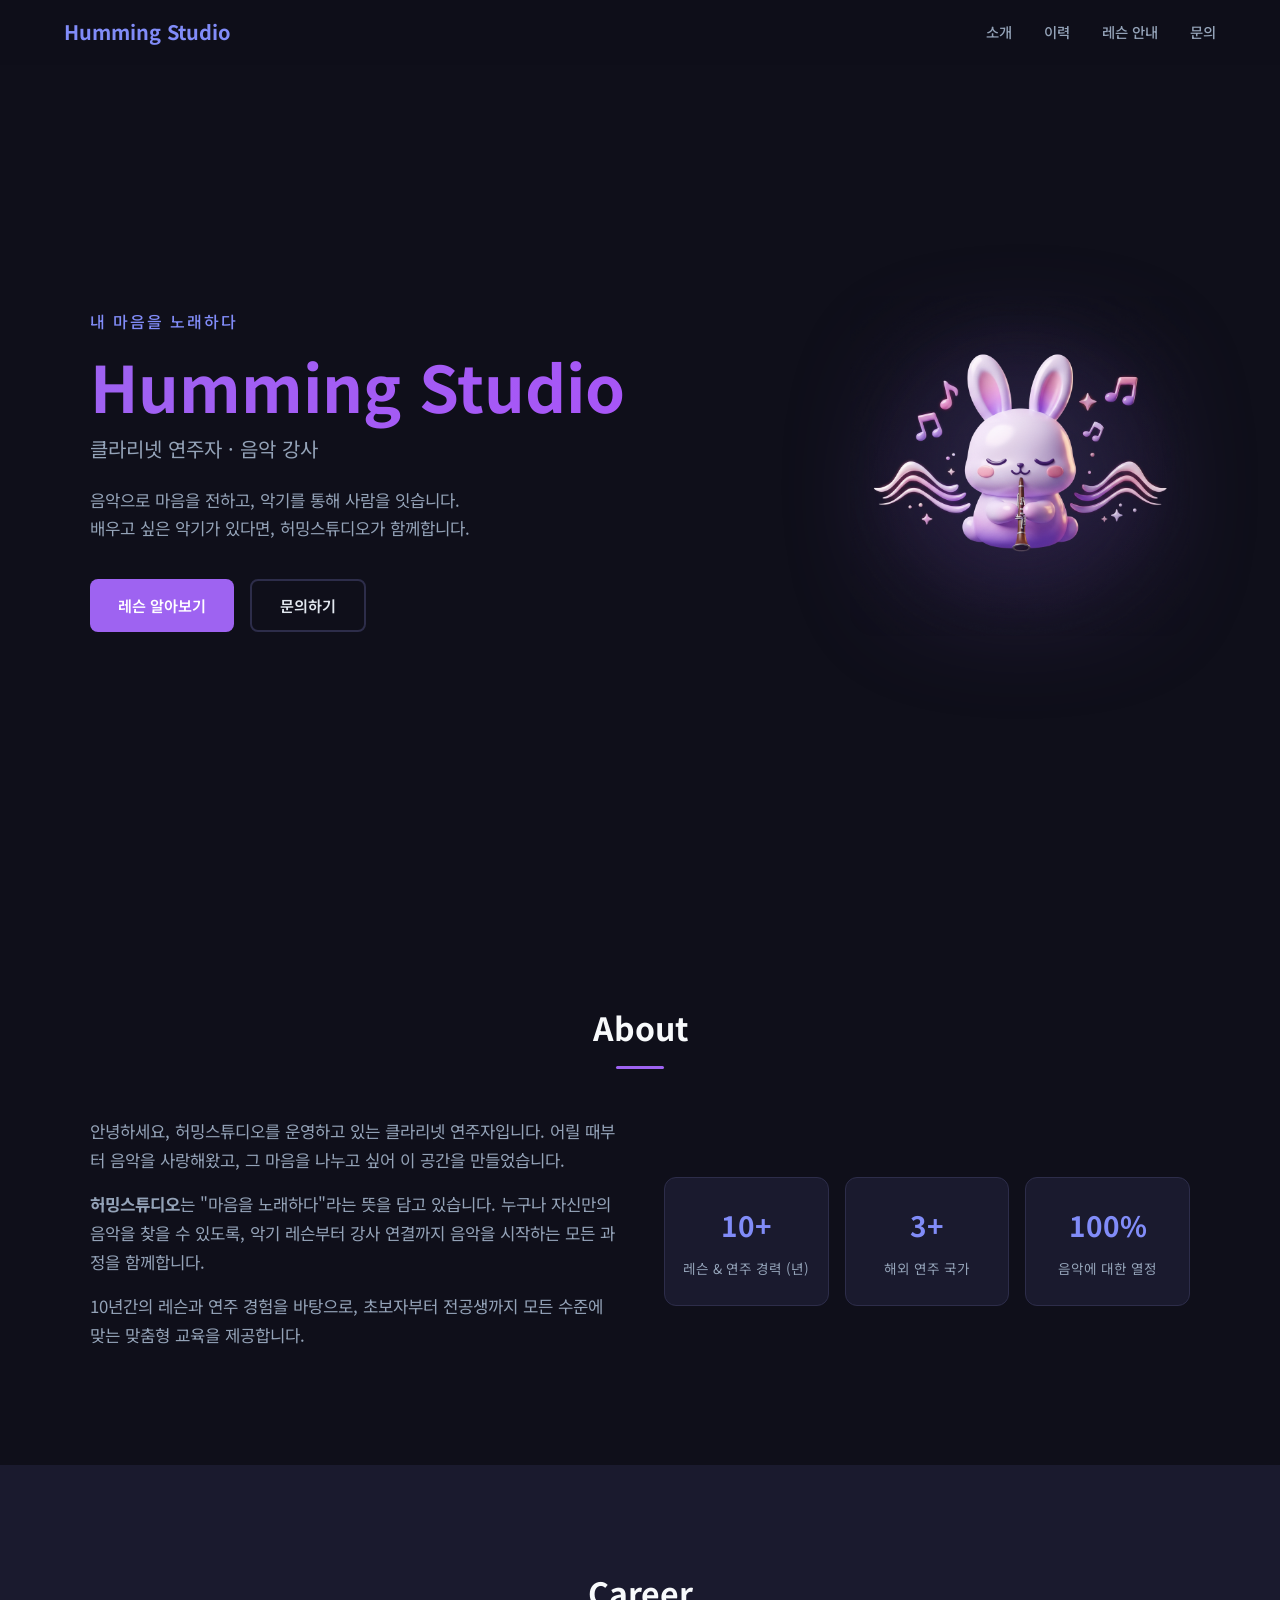
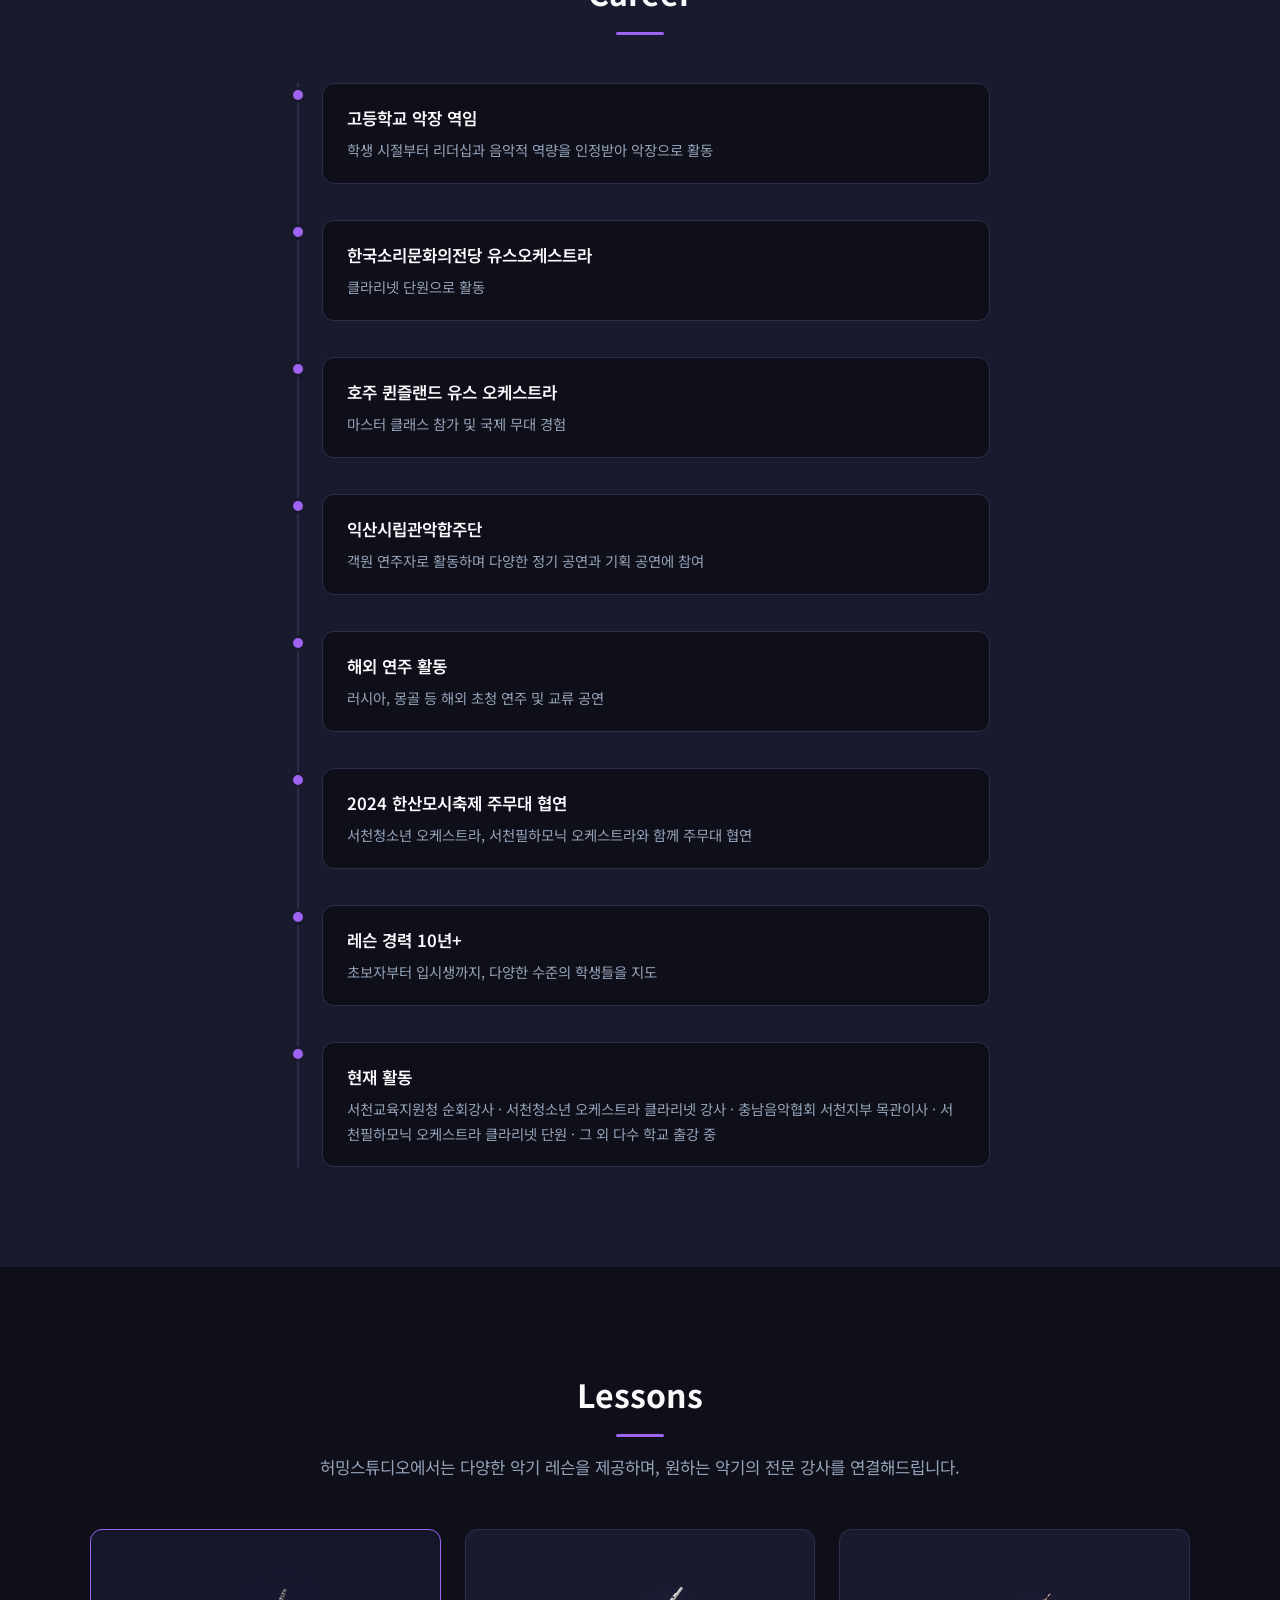
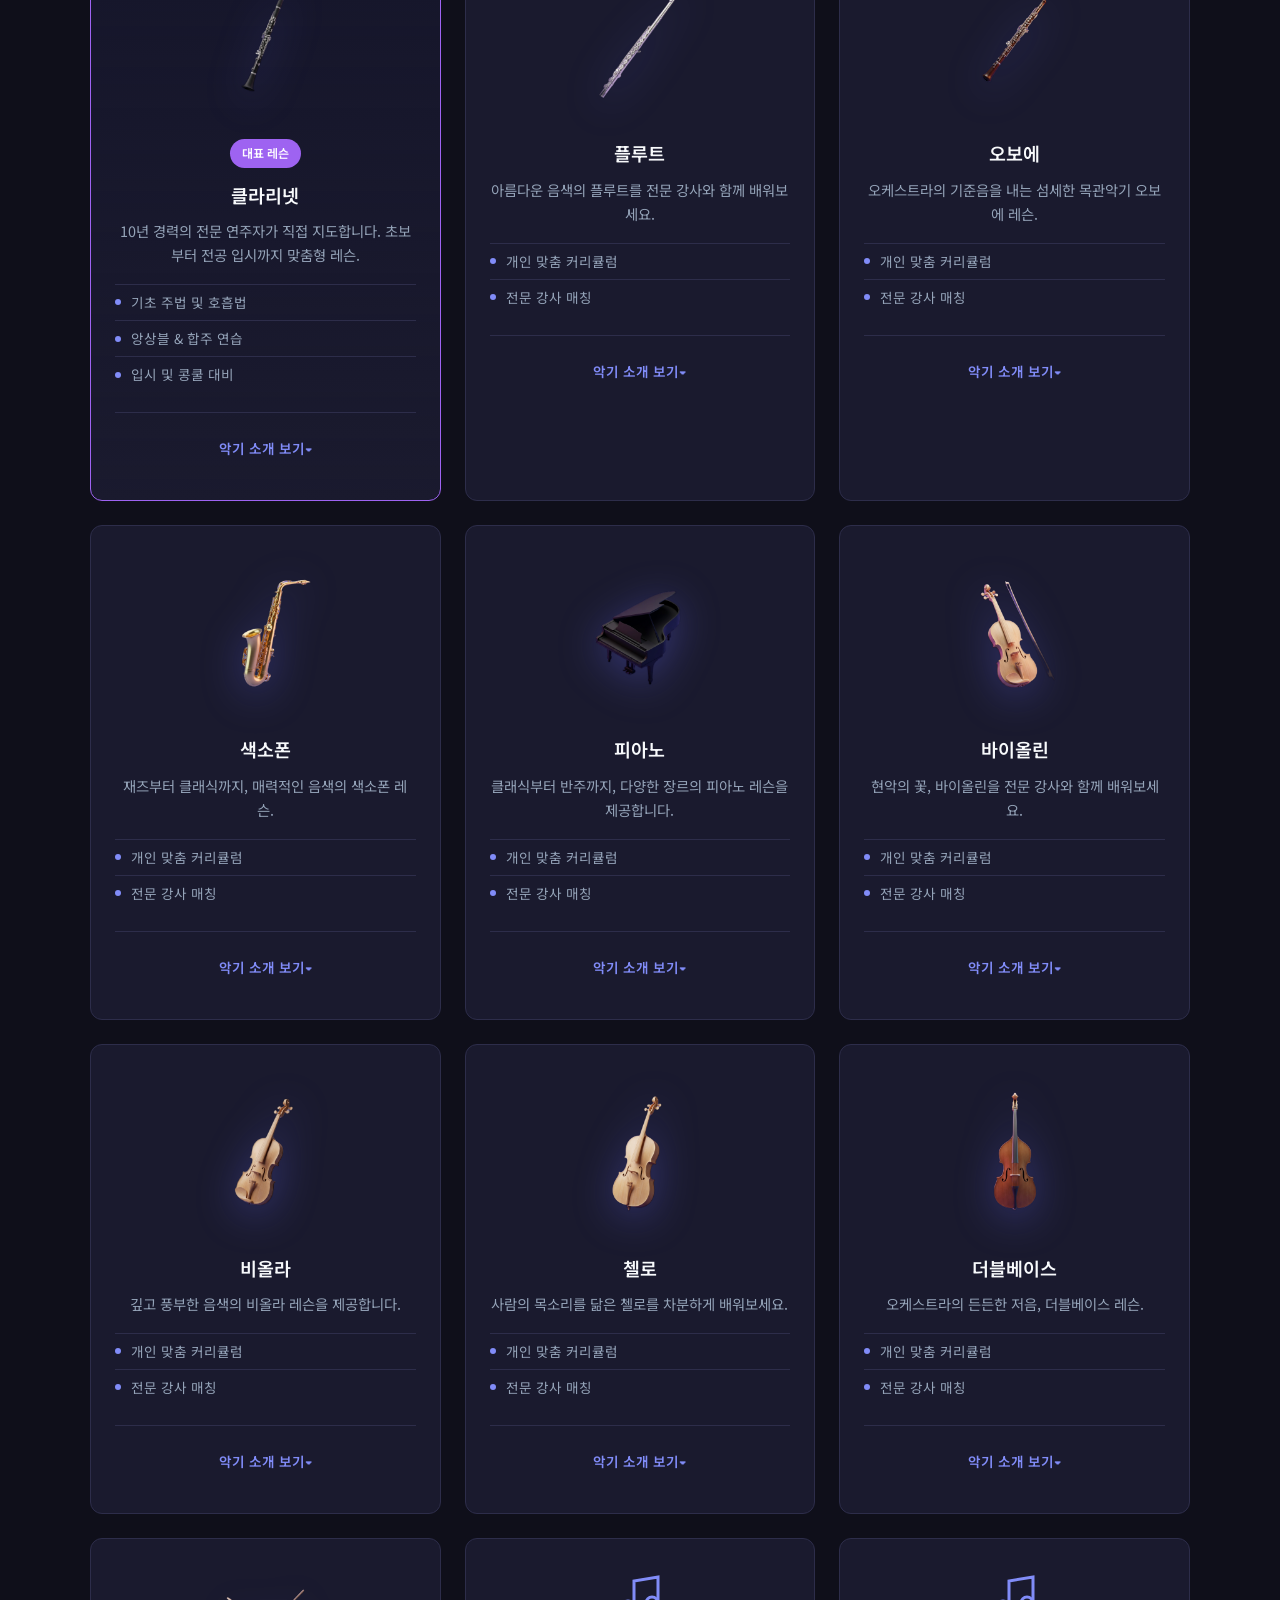
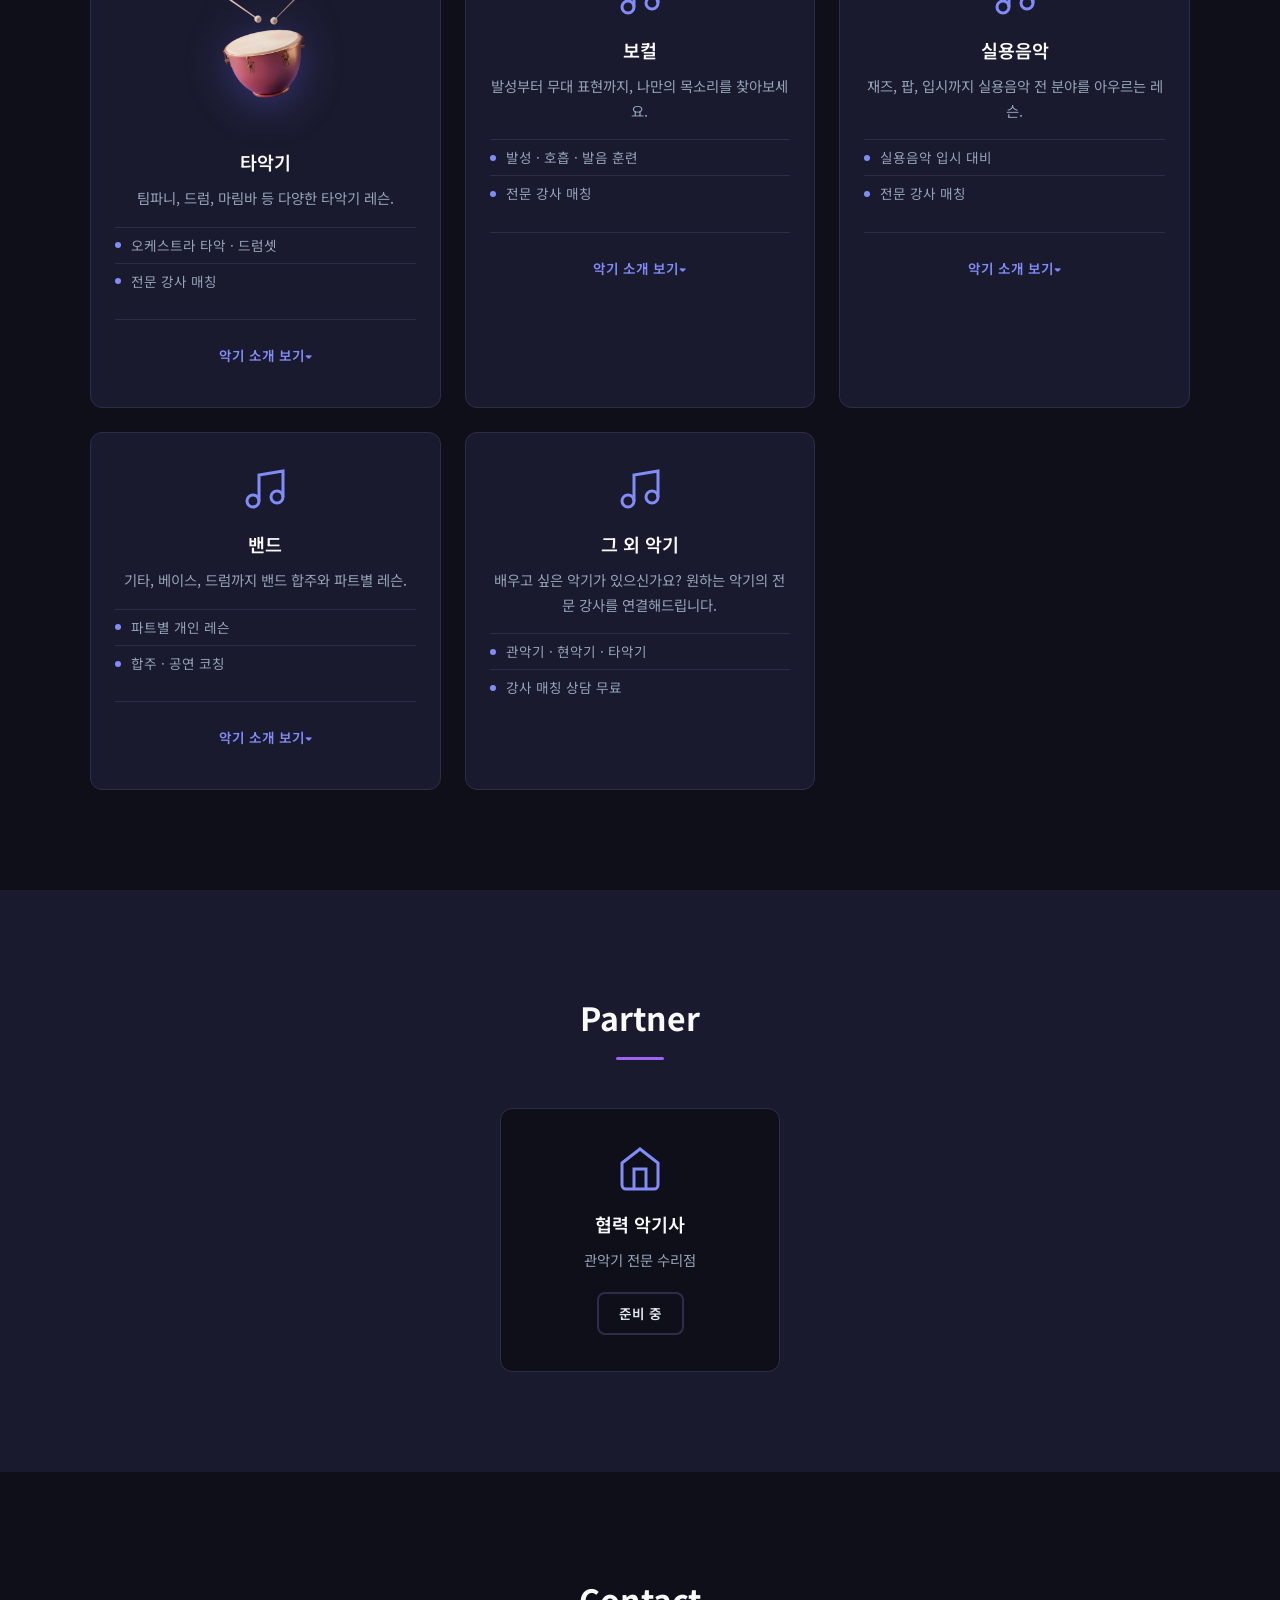
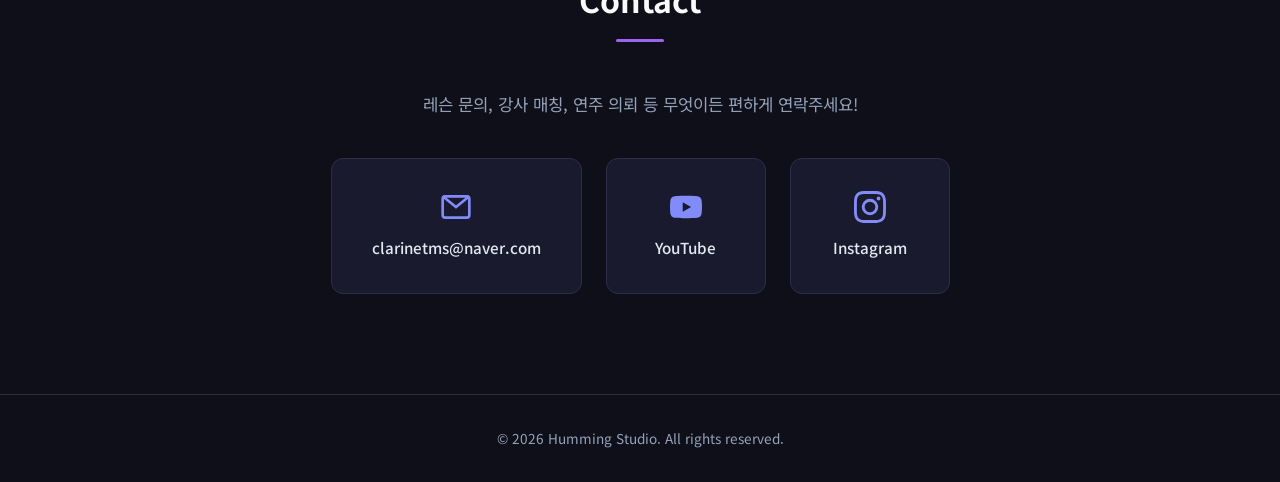
<file: index.html>
<!DOCTYPE html>
<html lang="ko">
<head>
  <meta charset="UTF-8">
  <meta name="viewport" content="width=device-width, initial-scale=1.0">
  <title>Humming Studio | 마음을 노래하다</title>
  <link rel="stylesheet" href="style.css">
  <link rel="preconnect" href="https://fonts.googleapis.com">
  <link rel="preconnect" href="https://fonts.gstatic.com" crossorigin>
  <link href="https://fonts.googleapis.com/css2?family=Inter:wght@300;400;500;600;700&family=Noto+Sans+KR:wght@300;400;500;700&display=swap" rel="stylesheet">
</head>
<body>
  <!-- Navigation -->
  <nav class="nav">
    <div class="nav-inner">
      <a href="#" class="nav-logo">Humming Studio</a>
      <ul class="nav-links">
        <li><a href="#about">소개</a></li>
        <li><a href="#career">이력</a></li>
        <li><a href="#lessons">레슨 안내</a></li>
        <li><a href="#contact">문의</a></li>
      </ul>
      <button class="nav-toggle" aria-label="메뉴 열기">
        <span></span>
        <span></span>
        <span></span>
      </button>
    </div>
  </nav>

  <!-- Hero -->
  <section class="hero">
    <div class="hero-inner">
      <div class="hero-content">
        <p class="hero-greeting">내 마음을 노래하다</p>
        <h1 class="hero-title">
          <span class="highlight">Humming Studio</span>
        </h1>
        <p class="hero-subtitle">클라리넷 연주자 · 음악 강사</p>
        <p class="hero-desc">
          음악으로 마음을 전하고, 악기를 통해 사람을 잇습니다.<br>
          배우고 싶은 악기가 있다면, 허밍스튜디오가 함께합니다.
        </p>
        <div class="hero-actions">
          <a href="#lessons" class="btn btn-primary">레슨 알아보기</a>
          <a href="#contact" class="btn btn-outline">문의하기</a>
        </div>
      </div>
      <div class="hero-visual">
        <img src="logo.png" alt="Humming Studio Logo" class="hero-logo">
      </div>
    </div>
  </section>

  <!-- About -->
  <section id="about" class="section about">
    <div class="container">
      <h2 class="section-title">About</h2>
      <div class="about-grid">
        <div class="about-text">
          <p>
            안녕하세요, 허밍스튜디오를 운영하고 있는 클라리넷 연주자입니다.
            어릴 때부터 음악을 사랑해왔고, 그 마음을 나누고 싶어 이 공간을 만들었습니다.
          </p>
          <p>
            <strong>허밍스튜디오</strong>는 "마음을 노래하다"라는 뜻을 담고 있습니다.
            누구나 자신만의 음악을 찾을 수 있도록, 악기 레슨부터 강사 연결까지
            음악을 시작하는 모든 과정을 함께합니다.
          </p>
          <p>
            10년간의 레슨과 연주 경험을 바탕으로, 초보자부터 전공생까지
            모든 수준에 맞는 맞춤형 교육을 제공합니다.
          </p>
        </div>
        <div class="about-stats">
          <div class="stat-card">
            <span class="stat-number">10+</span>
            <span class="stat-label">레슨 & 연주 경력 (년)</span>
          </div>
          <div class="stat-card">
            <span class="stat-number">3+</span>
            <span class="stat-label">해외 연주 국가</span>
          </div>
          <div class="stat-card">
            <span class="stat-number">100%</span>
            <span class="stat-label">음악에 대한 열정</span>
          </div>
        </div>
      </div>
    </div>
  </section>

  <!-- Career -->
  <section id="career" class="section career">
    <div class="container">
      <h2 class="section-title">Career</h2>
      <div class="timeline">
        <div class="timeline-item">
          <div class="timeline-dot"></div>
          <div class="timeline-content">
            <h3>고등학교 악장 역임</h3>
            <p>학생 시절부터 리더십과 음악적 역량을 인정받아 악장으로 활동</p>
          </div>
        </div>
        <div class="timeline-item">
          <div class="timeline-dot"></div>
          <div class="timeline-content">
            <h3>한국소리문화의전당 유스오케스트라</h3>
            <p>클라리넷 단원으로 활동</p>
          </div>
        </div>
        <div class="timeline-item">
          <div class="timeline-dot"></div>
          <div class="timeline-content">
            <h3>호주 퀸즐랜드 유스 오케스트라</h3>
            <p>마스터 클래스 참가 및 국제 무대 경험</p>
          </div>
        </div>
        <div class="timeline-item">
          <div class="timeline-dot"></div>
          <div class="timeline-content">
            <h3>익산시립관악합주단</h3>
            <p>객원 연주자로 활동하며 다양한 정기 공연과 기획 공연에 참여</p>
          </div>
        </div>
        <div class="timeline-item">
          <div class="timeline-dot"></div>
          <div class="timeline-content">
            <h3>해외 연주 활동</h3>
            <p>러시아, 몽골 등 해외 초청 연주 및 교류 공연</p>
          </div>
        </div>
        <div class="timeline-item">
          <div class="timeline-dot"></div>
          <div class="timeline-content">
            <h3>2024 한산모시축제 주무대 협연</h3>
            <p>서천청소년 오케스트라, 서천필하모닉 오케스트라와 함께 주무대 협연</p>
          </div>
        </div>
        <div class="timeline-item">
          <div class="timeline-dot"></div>
          <div class="timeline-content">
            <h3>레슨 경력 10년+</h3>
            <p>초보자부터 입시생까지, 다양한 수준의 학생들을 지도</p>
          </div>
        </div>
        <div class="timeline-item">
          <div class="timeline-dot"></div>
          <div class="timeline-content">
            <h3>현재 활동</h3>
            <p>서천교육지원청 순회강사 · 서천청소년 오케스트라 클라리넷 강사 · 충남음악협회 서천지부 목관이사 · 서천필하모닉 오케스트라 클라리넷 단원 · 그 외 다수 학교 출강 중</p>
          </div>
        </div>
      </div>
    </div>
  </section>

  <!-- Lessons -->
  <section id="lessons" class="section lessons">
    <div class="container">
      <h2 class="section-title">Lessons</h2>
      <p class="section-desc">허밍스튜디오에서는 다양한 악기 레슨을 제공하며, 원하는 악기의 전문 강사를 연결해드립니다.</p>
      <div class="lessons-grid">
        <div class="lesson-card featured">
          <div class="lesson-icon lesson-icon-img">
            <img src="images/lessons/clarinet.png" alt="클라리넷" loading="lazy">
          </div>
          <span class="lesson-badge">대표 레슨</span>
          <h3>클라리넷</h3>
          <p>10년 경력의 전문 연주자가 직접 지도합니다. 초보부터 전공 입시까지 맞춤형 레슨.</p>
          <ul class="lesson-details">
            <li>기초 주법 및 호흡법</li>
            <li>앙상블 & 합주 연습</li>
            <li>입시 및 콩쿨 대비</li>
          </ul>
          <details class="lesson-more">
            <summary>악기 소개 보기</summary>
            <div class="lesson-intro">
              <h4>악기 소개</h4>
              <p>부드럽고 따뜻한 음색이 매력적인 목관악기입니다. 클래식, 재즈, 관악합주 등 넓은 표현력을 가지고 있으며, 호흡과 입 모양이 좋은 연습이 되어 초보자에게도 인기가 많습니다.</p>
            </div>
          </details>
        </div>
        <div class="lesson-card">
          <div class="lesson-icon lesson-icon-img">
            <img src="images/lessons/flute.png" alt="플루트" loading="lazy">
          </div>
          <h3>플루트</h3>
          <p>아름다운 음색의 플루트를 전문 강사와 함께 배워보세요.</p>
          <ul class="lesson-details">
            <li>개인 맞춤 커리큘럼</li>
            <li>전문 강사 매칭</li>
          </ul>
          <details class="lesson-more">
            <summary>악기 소개 보기</summary>
            <div class="lesson-intro">
              <h4>악기 소개</h4>
              <p>맑고 투명한 고음역이 특징인 목관악기입니다. 휴대가 편하고 독주, 앙상블, 오케스트라 어디에나 어울려 취미와 전공 모두에서 인기가 높습니다.</p>
            </div>
          </details>
        </div>
        <div class="lesson-card">
          <div class="lesson-icon lesson-icon-img">
            <img src="images/lessons/oboe.png" alt="오보에" loading="lazy">
          </div>
          <h3>오보에</h3>
          <p>오케스트라의 기준음을 내는 섬세한 목관악기 오보에 레슨.</p>
          <ul class="lesson-details">
            <li>개인 맞춤 커리큘럼</li>
            <li>전문 강사 매칭</li>
          </ul>
          <details class="lesson-more">
            <summary>악기 소개 보기</summary>
            <div class="lesson-intro">
              <h4>악기 소개</h4>
              <p>오케스트라의 튜닝 기준음을 내는 섬세한 목관악기입니다. 특유의 애절한 음색과 표현력으로 독주·실내악에서도 사랑받으며, 리드 관리도 중요한 포인트입니다.</p>
            </div>
          </details>
        </div>
        <div class="lesson-card">
          <div class="lesson-icon lesson-icon-img">
            <img src="images/lessons/saxophone.png" alt="색소폰" loading="lazy">
          </div>
          <h3>색소폰</h3>
          <p>재즈부터 클래식까지, 매력적인 음색의 색소폰 레슨.</p>
          <ul class="lesson-details">
            <li>개인 맞춤 커리큘럼</li>
            <li>전문 강사 매칭</li>
          </ul>
          <details class="lesson-more">
            <summary>악기 소개 보기</summary>
            <div class="lesson-intro">
              <h4>악기 소개</h4>
              <p>재즈의 상징으로 잘 알려진 금관-목관 혼합형 악기입니다. 풍부한 음색과 넓은 표현력을 가지며, 비교적 배우기 쉬워 성인 취미 레슨으로도 인기가 많습니다.</p>
            </div>
          </details>
        </div>
        <div class="lesson-card">
          <div class="lesson-icon lesson-icon-img">
            <img src="images/lessons/piano.png" alt="피아노" loading="lazy">
          </div>
          <h3>피아노</h3>
          <p>클래식부터 반주까지, 다양한 장르의 피아노 레슨을 제공합니다.</p>
          <ul class="lesson-details">
            <li>개인 맞춤 커리큘럼</li>
            <li>전문 강사 매칭</li>
          </ul>
          <details class="lesson-more">
            <summary>악기 소개 보기</summary>
            <div class="lesson-intro">
              <h4>악기 소개</h4>
              <p>모든 음악의 기초가 되는 건반악기로, 독주·반주·작곡 등 활용도가 가장 넓은 악기입니다. 어릴 때 시작하면 음감과 손가락 발달에 도움이 되고, 성인에게도 평생의 취미가 됩니다.</p>
            </div>
          </details>
        </div>
        <div class="lesson-card">
          <div class="lesson-icon lesson-icon-img">
            <img src="images/lessons/violin.png" alt="바이올린" loading="lazy">
          </div>
          <h3>바이올린</h3>
          <p>현악의 꽃, 바이올린을 전문 강사와 함께 배워보세요.</p>
          <ul class="lesson-details">
            <li>개인 맞춤 커리큘럼</li>
            <li>전문 강사 매칭</li>
          </ul>
          <details class="lesson-more">
            <summary>악기 소개 보기</summary>
            <div class="lesson-intro">
              <h4>악기 소개</h4>
              <p>섬세한 감정 표현이 가능한 현악기의 대표주자입니다. 솔로 연주부터 오케스트라·실내악까지 가장 넓은 레퍼토리를 가진 악기 중 하나입니다.</p>
            </div>
          </details>
        </div>
        <div class="lesson-card">
          <div class="lesson-icon lesson-icon-img">
            <img src="images/lessons/viola.png" alt="비올라" loading="lazy">
          </div>
          <h3>비올라</h3>
          <p>깊고 풍부한 음색의 비올라 레슨을 제공합니다.</p>
          <ul class="lesson-details">
            <li>개인 맞춤 커리큘럼</li>
            <li>전문 강사 매칭</li>
          </ul>
          <details class="lesson-more">
            <summary>악기 소개 보기</summary>
            <div class="lesson-intro">
              <h4>악기 소개</h4>
              <p>바이올린보다 낮고 따뜻한 음색을 내는 현악기로, 실내악과 오케스트라에서 화성의 중심 역할을 맡습니다. 바이올린 경험자도 쉽게 전향할 수 있습니다.</p>
            </div>
          </details>
        </div>
        <div class="lesson-card">
          <div class="lesson-icon lesson-icon-img">
            <img src="images/lessons/cello.png" alt="첼로" loading="lazy">
          </div>
          <h3>첼로</h3>
          <p>사람의 목소리를 닮은 첼로를 차분하게 배워보세요.</p>
          <ul class="lesson-details">
            <li>개인 맞춤 커리큘럼</li>
            <li>전문 강사 매칭</li>
          </ul>
          <details class="lesson-more">
            <summary>악기 소개 보기</summary>
            <div class="lesson-intro">
              <h4>악기 소개</h4>
              <p>사람의 목소리와 가장 닮았다고 평가받는 깊은 음색의 저음 현악기입니다. 넓은 음역과 풍부한 표현력으로 솔로와 앙상블 모두에서 사랑받습니다.</p>
            </div>
          </details>
        </div>
        <div class="lesson-card">
          <div class="lesson-icon lesson-icon-img">
            <img src="images/lessons/doublebass.png" alt="더블베이스" loading="lazy">
          </div>
          <h3>더블베이스</h3>
          <p>오케스트라의 든든한 저음, 더블베이스 레슨.</p>
          <ul class="lesson-details">
            <li>개인 맞춤 커리큘럼</li>
            <li>전문 강사 매칭</li>
          </ul>
          <details class="lesson-more">
            <summary>악기 소개 보기</summary>
            <div class="lesson-intro">
              <h4>악기 소개</h4>
              <p>오케스트라 저음 파트의 핵심을 담당하는 가장 큰 현악기입니다. 클래식뿐 아니라 재즈 베이스로도 활약하며, 희소성이 있어 연주 기회가 많은 악기입니다.</p>
            </div>
          </details>
        </div>
        <div class="lesson-card">
          <div class="lesson-icon lesson-icon-img">
            <img src="images/lessons/percussion.png" alt="타악기" loading="lazy">
          </div>
          <h3>타악기</h3>
          <p>팀파니, 드럼, 마림바 등 다양한 타악기 레슨.</p>
          <ul class="lesson-details">
            <li>오케스트라 타악 · 드럼셋</li>
            <li>전문 강사 매칭</li>
          </ul>
          <details class="lesson-more">
            <summary>악기 소개 보기</summary>
            <div class="lesson-intro">
              <h4>악기 소개</h4>
              <p>리듬의 중심을 담당하는 악기군으로, 팀파니·마림바·비브라폰 같은 오케스트라 타악기부터 드럼셋, 라틴 타악까지 범위가 매우 넓습니다.</p>
            </div>
          </details>
        </div>
        <div class="lesson-card">
          <div class="lesson-icon">
            <svg viewBox="0 0 24 24" fill="none" stroke="currentColor" stroke-width="1.5">
              <path d="M9 18V5l12-2v13"></path>
              <circle cx="6" cy="18" r="3"></circle>
              <circle cx="18" cy="16" r="3"></circle>
            </svg>
          </div>
          <h3>보컬</h3>
          <p>발성부터 무대 표현까지, 나만의 목소리를 찾아보세요.</p>
          <ul class="lesson-details">
            <li>발성 · 호흡 · 발음 훈련</li>
            <li>전문 강사 매칭</li>
          </ul>
          <details class="lesson-more">
            <summary>악기 소개 보기</summary>
            <div class="lesson-intro">
              <h4>악기 소개</h4>
              <p>가장 자연스러운 악기인 목소리를 다루는 레슨입니다. 발성·호흡·발음 훈련으로 기초를 다지고, 장르에 맞는 표현과 무대 매너까지 함께 연습합니다.</p>
            </div>
          </details>
        </div>
        <div class="lesson-card">
          <div class="lesson-icon">
            <svg viewBox="0 0 24 24" fill="none" stroke="currentColor" stroke-width="1.5">
              <path d="M9 18V5l12-2v13"></path>
              <circle cx="6" cy="18" r="3"></circle>
              <circle cx="18" cy="16" r="3"></circle>
            </svg>
          </div>
          <h3>실용음악</h3>
          <p>재즈, 팝, 입시까지 실용음악 전 분야를 아우르는 레슨.</p>
          <ul class="lesson-details">
            <li>실용음악 입시 대비</li>
            <li>전문 강사 매칭</li>
          </ul>
          <details class="lesson-more">
            <summary>악기 소개 보기</summary>
            <div class="lesson-intro">
              <h4>악기 소개</h4>
              <p>재즈·팝·R&B·K-POP 등 대중음악 전반을 다루는 레슨입니다. 화성학, 즉흥연주, 작·편곡까지 폭넓게 배우며, 실용음악과 입시 준비도 체계적으로 도와드립니다.</p>
            </div>
          </details>
        </div>
        <div class="lesson-card">
          <div class="lesson-icon">
            <svg viewBox="0 0 24 24" fill="none" stroke="currentColor" stroke-width="1.5">
              <path d="M9 18V5l12-2v13"></path>
              <circle cx="6" cy="18" r="3"></circle>
              <circle cx="18" cy="16" r="3"></circle>
            </svg>
          </div>
          <h3>밴드</h3>
          <p>기타, 베이스, 드럼까지 밴드 합주와 파트별 레슨.</p>
          <ul class="lesson-details">
            <li>파트별 개인 레슨</li>
            <li>합주 · 공연 코칭</li>
          </ul>
          <details class="lesson-more">
            <summary>악기 소개 보기</summary>
            <div class="lesson-intro">
              <h4>악기 소개</h4>
              <p>기타·베이스·드럼·키보드·보컬 등 밴드 파트 전 분야의 레슨과 합주 코칭을 제공합니다. 개인 연습은 물론 실제 합주와 공연 경험까지 쌓을 수 있습니다.</p>
            </div>
          </details>
        </div>
        <div class="lesson-card">
          <div class="lesson-icon">
            <svg viewBox="0 0 24 24" fill="none" stroke="currentColor" stroke-width="1.5">
              <path d="M9 18V5l12-2v13"></path>
              <circle cx="6" cy="18" r="3"></circle>
              <circle cx="18" cy="16" r="3"></circle>
            </svg>
          </div>
          <h3>그 외 악기</h3>
          <p>배우고 싶은 악기가 있으신가요? 원하는 악기의 전문 강사를 연결해드립니다.</p>
          <ul class="lesson-details">
            <li>관악기 · 현악기 · 타악기</li>
            <li>강사 매칭 상담 무료</li>
          </ul>
        </div>
      </div>
    </div>
  </section>

  <!-- Partner -->
  <section id="partner" class="section partner">
    <div class="container">
      <h2 class="section-title">Partner</h2>
      <div class="partner-grid">
        <div class="partner-card">
          <div class="partner-icon">
            <svg viewBox="0 0 24 24" fill="none" stroke="currentColor" stroke-width="1.5">
              <path d="M3 9l9-7 9 7v11a2 2 0 01-2 2H5a2 2 0 01-2-2V9z"></path>
              <polyline points="9 22 9 12 15 12 15 22"></polyline>
            </svg>
          </div>
          <h3>협력 악기사</h3>
          <p>관악기 전문 수리점</p>
          <a href="#" class="btn btn-outline btn-sm">준비 중</a>
        </div>
      </div>
    </div>
  </section>

  <!-- Contact -->
  <section id="contact" class="section contact">
    <div class="container">
      <h2 class="section-title">Contact</h2>
      <p class="contact-desc">레슨 문의, 강사 매칭, 연주 의뢰 등 무엇이든 편하게 연락주세요!</p>
      <div class="contact-links">
        <a href="mailto:clarinetms@naver.com" class="contact-card">
          <svg viewBox="0 0 24 24" fill="none" stroke="currentColor" stroke-width="2">
            <rect x="2" y="4" width="20" height="16" rx="2"></rect>
            <path d="M22 4l-10 8L2 4"></path>
          </svg>
          <span>clarinetms@naver.com</span>
        </a>
        <a href="https://youtube.com/channel/UCmSisayUsNH_BOGwz8Wxryw?si=0ZZ73le4_9wPQj7O" class="contact-card" target="_blank" rel="noopener">
          <svg viewBox="0 0 24 24" fill="currentColor">
            <path d="M23.498 6.186a3.016 3.016 0 00-2.122-2.136C19.505 3.545 12 3.545 12 3.545s-7.505 0-9.377.505A3.017 3.017 0 00.502 6.186C0 8.07 0 12 0 12s0 3.93.502 5.814a3.016 3.016 0 002.122 2.136c1.871.505 9.376.505 9.376.505s7.505 0 9.377-.505a3.015 3.015 0 002.122-2.136C24 15.93 24 12 24 12s0-3.93-.502-5.814zM9.545 15.568V8.432L15.818 12l-6.273 3.568z"/>
          </svg>
          <span>YouTube</span>
        </a>
        <a href="https://www.instagram.com/happy____sunny?igsh=ZTV6MHV0cjZqZGUx&utm_source=qr" class="contact-card" target="_blank" rel="noopener">
          <svg viewBox="0 0 24 24" fill="currentColor">
            <path d="M12 2.163c3.204 0 3.584.012 4.85.07 3.252.148 4.771 1.691 4.919 4.919.058 1.265.069 1.645.069 4.849 0 3.205-.012 3.584-.069 4.849-.149 3.225-1.664 4.771-4.919 4.919-1.266.058-1.644.07-4.85.07-3.204 0-3.584-.012-4.849-.07-3.26-.149-4.771-1.699-4.919-4.92-.058-1.265-.07-1.644-.07-4.849 0-3.204.013-3.583.07-4.849.149-3.227 1.664-4.771 4.919-4.919 1.266-.057 1.645-.069 4.849-.069zM12 0C8.741 0 8.333.014 7.053.072 2.695.272.273 2.69.073 7.052.014 8.333 0 8.741 0 12c0 3.259.014 3.668.072 4.948.2 4.358 2.618 6.78 6.98 6.98C8.333 23.986 8.741 24 12 24c3.259 0 3.668-.014 4.948-.072 4.354-.2 6.782-2.618 6.979-6.98.059-1.28.073-1.689.073-4.948 0-3.259-.014-3.667-.072-4.947-.196-4.354-2.617-6.78-6.979-6.98C15.668.014 15.259 0 12 0zm0 5.838a6.162 6.162 0 100 12.324 6.162 6.162 0 000-12.324zM12 16a4 4 0 110-8 4 4 0 010 8zm6.406-11.845a1.44 1.44 0 100 2.881 1.44 1.44 0 000-2.881z"/>
          </svg>
          <span>Instagram</span>
        </a>
      </div>
    </div>
  </section>

  <!-- Footer -->
  <footer class="footer">
    <p>&copy; 2026 Humming Studio. All rights reserved.</p>
  </footer>

  <script src="script.js"></script>
</body>
</html>
</file>
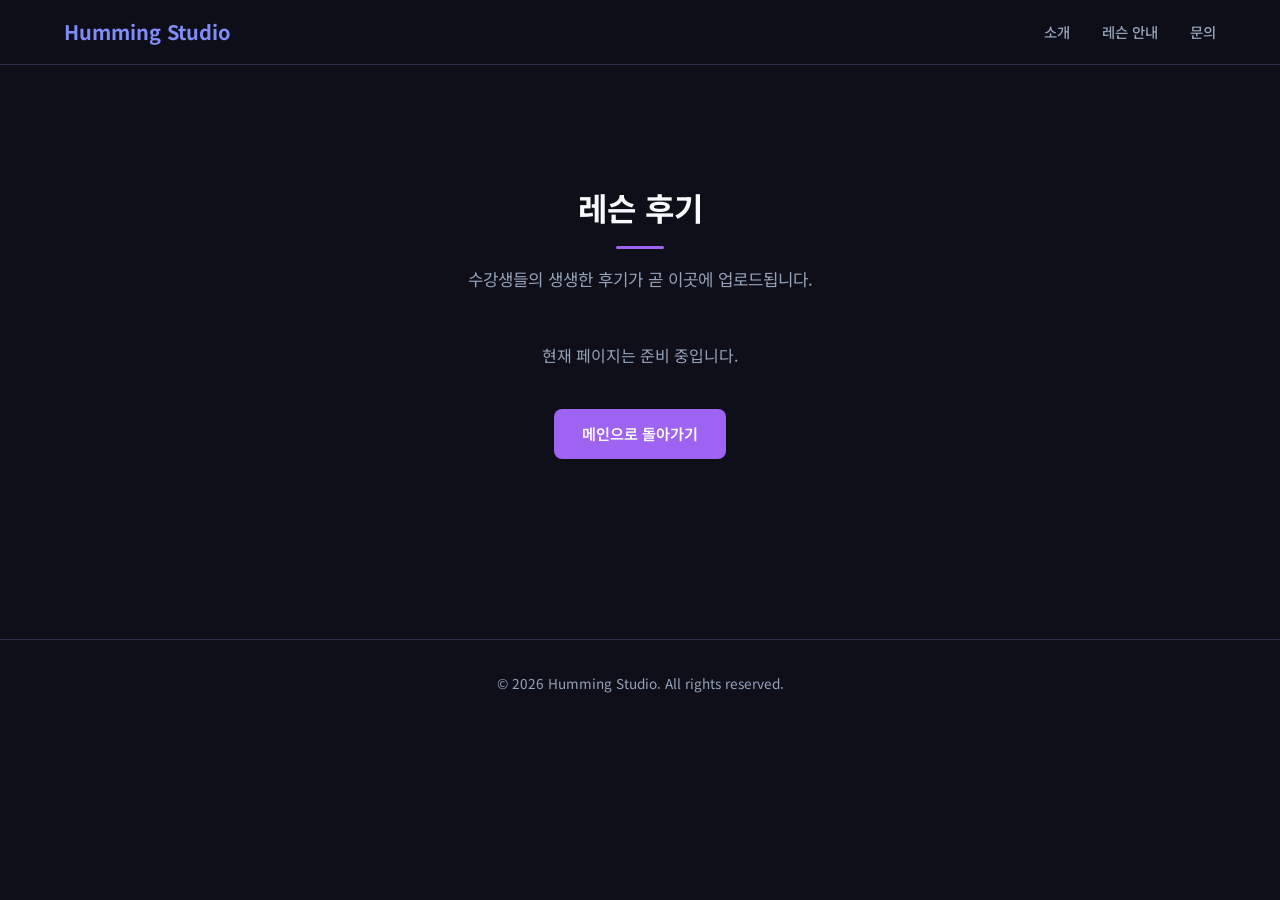
<file: reviews.html>
<!DOCTYPE html>
<html lang="ko">
<head>
  <meta charset="UTF-8">
  <meta name="viewport" content="width=device-width, initial-scale=1.0">
  <title>레슨 후기 | Humming Studio</title>
  <link rel="stylesheet" href="style.css">
  <link rel="preconnect" href="https://fonts.googleapis.com">
  <link rel="preconnect" href="https://fonts.gstatic.com" crossorigin>
  <link href="https://fonts.googleapis.com/css2?family=Inter:wght@300;400;500;600;700&family=Noto+Sans+KR:wght@300;400;500;700&display=swap" rel="stylesheet">
</head>
<body>
  <nav class="nav">
    <div class="nav-inner">
      <a href="index.html" class="nav-logo">Humming Studio</a>
      <ul class="nav-links">
        <li><a href="index.html#about">소개</a></li>
        <li><a href="index.html#lessons">레슨 안내</a></li>
        <li><a href="index.html#contact">문의</a></li>
      </ul>
    </div>
  </nav>

  <section class="section reviews-page">
    <div class="container" style="text-align:center; padding-top:80px; padding-bottom:80px;">
      <h2 class="section-title">레슨 후기</h2>
      <p class="section-desc">수강생들의 생생한 후기가 곧 이곳에 업로드됩니다.</p>
      <p style="color: var(--text-muted); margin-top: 24px;">현재 페이지는 준비 중입니다.</p>
      <div style="margin-top: 40px;">
        <a href="index.html" class="btn btn-primary">메인으로 돌아가기</a>
      </div>
    </div>
  </section>

  <footer class="footer">
    <p>&copy; 2026 Humming Studio. All rights reserved.</p>
  </footer>
</body>
</html>
</file>
<file: style.css>
/* ===== Reset & Base ===== */
*, *::before, *::after {
  margin: 0;
  padding: 0;
  box-sizing: border-box;
}

:root {
  --primary: #9e63f1;
  --primary-light: #818cf8;
  --primary-dark: #4f46e5;
  --bg: #0f0f1a;
  --bg-card: #1a1a2e;
  --bg-card-hover: #222240;
  --text: #e2e8f0;
  --text-muted: #94a3b8;
  --text-heading: #f8fafc;
  --border: #2d2d4a;
  --radius: 12px;
  --transition: 0.3s cubic-bezier(0.4, 0, 0.2, 1);
}

html {
  scroll-behavior: smooth;
  scroll-padding-top: 80px;
}

body {
  font-family: 'Noto Sans KR', 'Inter', -apple-system, sans-serif;
  background: var(--bg);
  color: var(--text);
  line-height: 1.7;
  overflow-x: hidden;
}

a {
  color: inherit;
  text-decoration: none;
}

/* ===== Navigation ===== */
.nav {
  position: fixed;
  top: 0;
  left: 0;
  right: 0;
  z-index: 100;
  background: rgba(15, 15, 26, 0.85);
  backdrop-filter: blur(20px);
  border-bottom: 1px solid var(--border);
}

.nav-inner {
  max-width: 1200px;
  margin: 0 auto;
  padding: 0 24px;
  height: 64px;
  display: flex;
  align-items: center;
  justify-content: space-between;
}

.nav-logo {
  font-size: 1.25rem;
  font-weight: 700;
  color: var(--primary-light);
}

.nav-links {
  list-style: none;
  display: flex;
  gap: 32px;
}

.nav-links a {
  font-size: 0.9rem;
  font-weight: 500;
  color: var(--text-muted);
  transition: color var(--transition);
  position: relative;
}

.nav-links a::after {
  content: '';
  position: absolute;
  bottom: -4px;
  left: 0;
  width: 0;
  height: 2px;
  background: var(--primary);
  transition: width var(--transition);
}

.nav-links a:hover {
  color: var(--text-heading);
}

.nav-links a:hover::after {
  width: 100%;
}

.nav-toggle {
  display: none;
  flex-direction: column;
  gap: 5px;
  background: none;
  border: none;
  cursor: pointer;
  padding: 4px;
}

.nav-toggle span {
  display: block;
  width: 24px;
  height: 2px;
  background: var(--text);
  border-radius: 2px;
  transition: var(--transition);
}

/* ===== Hero ===== */
.hero {
  min-height: 100vh;
  display: flex;
  align-items: center;
  justify-content: center;
  padding: 120px 24px 80px;
  position: relative;
  overflow: hidden;
}

.hero-inner {
  display: flex;
  align-items: center;
  justify-content: space-between;
  max-width: 1100px;
  width: 100%;
  gap: 48px;
}

.hero-content {
  max-width: 560px;
  z-index: 1;
}

.hero-greeting {
  font-size: 1rem;
  color: var(--primary-light);
  font-weight: 500;
  letter-spacing: 2px;
  text-transform: uppercase;
  margin-bottom: 12px;
  opacity: 0;
  animation: fadeUp 0.8s ease forwards;
}

.hero-title {
  font-size: clamp(2.5rem, 6vw, 4rem);
  font-weight: 700;
  color: var(--text-heading);
  line-height: 1.2;
  margin-bottom: 8px;
  opacity: 0;
  animation: fadeUp 0.8s ease 0.15s forwards;
}

.highlight {
  background: linear-gradient(135deg, var(--primary), #a855f7);
  -webkit-background-clip: text;
  -webkit-text-fill-color: transparent;
  background-clip: text;
}

.hero-subtitle {
  font-size: 1.25rem;
  color: var(--text-muted);
  margin-bottom: 20px;
  opacity: 0;
  animation: fadeUp 0.8s ease 0.3s forwards;
}

.hero-desc {
  font-size: 1.05rem;
  color: var(--text-muted);
  margin-bottom: 36px;
  opacity: 0;
  animation: fadeUp 0.8s ease 0.45s forwards;
}

.hero-actions {
  display: flex;
  gap: 16px;
  flex-wrap: wrap;
  opacity: 0;
  animation: fadeUp 0.8s ease 0.6s forwards;
}

.hero-visual {
  flex-shrink: 0;
}

.hero-logo {
  width: 340px;
  height: 340px;
  object-fit: contain;
  animation: float 4s ease-in-out infinite;
  filter: drop-shadow(0 16px 40px rgba(158, 99, 241, 0.25));
  border-radius: 24px;
  background: radial-gradient(circle, rgba(158, 99, 241, 0.08) 0%, transparent 70%);
}

@keyframes float {
  0%, 100% { transform: translateY(0); }
  50% { transform: translateY(-15px); }
}

/* ===== Buttons ===== */
.btn {
  display: inline-flex;
  align-items: center;
  padding: 12px 28px;
  border-radius: 8px;
  font-size: 0.95rem;
  font-weight: 600;
  transition: all var(--transition);
  cursor: pointer;
  border: none;
}

.btn-primary {
  background: var(--primary);
  color: #fff;
}

.btn-primary:hover {
  background: var(--primary-dark);
  transform: translateY(-2px);
  box-shadow: 0 8px 24px rgba(99, 102, 241, 0.3);
}

.btn-outline {
  border: 2px solid var(--border);
  color: var(--text);
  background: transparent;
}

.btn-outline:hover {
  border-color: var(--primary);
  color: var(--primary-light);
  transform: translateY(-2px);
}

/* ===== Sections ===== */
.section {
  padding: 100px 24px;
}

.container {
  max-width: 1100px;
  margin: 0 auto;
}

.section-title {
  font-size: 2rem;
  font-weight: 700;
  color: var(--text-heading);
  margin-bottom: 48px;
  text-align: center;
  position: relative;
}

.section-title::after {
  content: '';
  display: block;
  width: 48px;
  height: 3px;
  background: var(--primary);
  margin: 12px auto 0;
  border-radius: 2px;
}

/* ===== About ===== */
.about-grid {
  display: grid;
  grid-template-columns: 1fr 1fr;
  gap: 48px;
  align-items: center;
}

.about-text p {
  color: var(--text-muted);
  margin-bottom: 16px;
  font-size: 1.05rem;
}

.about-stats {
  display: grid;
  grid-template-columns: repeat(3, 1fr);
  gap: 16px;
}

.stat-card {
  background: var(--bg-card);
  border: 1px solid var(--border);
  border-radius: var(--radius);
  padding: 24px 16px;
  text-align: center;
  transition: all var(--transition);
}

.stat-card:hover {
  background: var(--bg-card-hover);
  border-color: var(--primary);
  transform: translateY(-4px);
}

.stat-number {
  display: block;
  font-size: 1.75rem;
  font-weight: 700;
  color: var(--primary-light);
  margin-bottom: 4px;
}

.stat-label {
  font-size: 0.85rem;
  color: var(--text-muted);
}

/* ===== Career Timeline ===== */
.career {
  background: var(--bg-card);
}

.timeline {
  max-width: 700px;
  margin: 0 auto;
  position: relative;
  padding-left: 32px;
}

.timeline::before {
  content: '';
  position: absolute;
  left: 7px;
  top: 0;
  bottom: 0;
  width: 2px;
  background: var(--border);
}

.timeline-item {
  position: relative;
  margin-bottom: 36px;
}

.timeline-item:last-child {
  margin-bottom: 0;
}

.timeline-dot {
  position: absolute;
  left: -32px;
  top: 4px;
  width: 16px;
  height: 16px;
  border-radius: 50%;
  background: var(--primary);
  border: 3px solid var(--bg-card);
  z-index: 1;
}

.timeline-content {
  background: var(--bg);
  border: 1px solid var(--border);
  border-radius: var(--radius);
  padding: 20px 24px;
  transition: all var(--transition);
}

.timeline-content:hover {
  border-color: var(--primary);
  transform: translateX(4px);
}

.timeline-content h3 {
  font-size: 1.05rem;
  font-weight: 600;
  color: var(--text-heading);
  margin-bottom: 6px;
}

.timeline-content p {
  color: var(--text-muted);
  font-size: 0.9rem;
}

/* ===== Lessons ===== */
.section-desc {
  text-align: center;
  color: var(--text-muted);
  font-size: 1.05rem;
  margin-top: -32px;
  margin-bottom: 48px;
}

.lessons-grid {
  display: grid;
  grid-template-columns: repeat(auto-fit, minmax(260px, 1fr));
  gap: 24px;
}

.lesson-card {
  background: var(--bg-card);
  border: 1px solid var(--border);
  border-radius: var(--radius);
  padding: 32px 24px;
  text-align: center;
  transition: all var(--transition);
  position: relative;
}

.lesson-card:hover {
  border-color: var(--primary);
  transform: translateY(-4px);
  box-shadow: 0 12px 32px rgba(99, 102, 241, 0.1);
}

.lesson-card.featured {
  border-color: var(--primary);
  background: linear-gradient(180deg, rgba(99, 102, 241, 0.08), var(--bg-card));
}

.lesson-badge {
  display: inline-block;
  padding: 4px 12px;
  background: var(--primary);
  color: #fff;
  font-size: 0.75rem;
  font-weight: 600;
  border-radius: 20px;
  margin-bottom: 12px;
}

.lesson-icon {
  width: 48px;
  height: 48px;
  margin: 0 auto 16px;
  color: var(--primary-light);
}

.lesson-icon svg {
  width: 100%;
  height: 100%;
}

.lesson-icon-img {
  width: 160px;
  height: 160px;
  background: transparent;
  filter: drop-shadow(0 8px 20px rgba(99, 102, 241, 0.35));
}

.lesson-icon-img img {
  width: 100%;
  height: 100%;
  object-fit: contain;
  display: block;
}

.lesson-card h3 {
  font-size: 1.15rem;
  font-weight: 600;
  color: var(--text-heading);
  margin-bottom: 8px;
}

.lesson-card p {
  color: var(--text-muted);
  font-size: 0.9rem;
  margin-bottom: 16px;
}

.lesson-details {
  list-style: none;
  text-align: left;
}

.lesson-details li {
  color: var(--text-muted);
  font-size: 0.85rem;
  padding: 6px 0;
  border-top: 1px solid var(--border);
  padding-left: 16px;
  position: relative;
}

.lesson-details li::before {
  content: '';
  position: absolute;
  left: 0;
  top: 50%;
  width: 6px;
  height: 6px;
  border-radius: 50%;
  background: var(--primary-light);
  transform: translateY(-50%);
}

.lessons-cta {
  text-align: center;
  margin-bottom: 32px;
}

.lesson-more {
  margin-top: 20px;
  text-align: left;
  border-top: 1px solid var(--border);
  padding-top: 16px;
}

.lesson-more summary {
  cursor: pointer;
  font-size: 0.85rem;
  font-weight: 600;
  color: var(--primary-light);
  list-style: none;
  padding: 8px 0;
  text-align: center;
  transition: color var(--transition);
}

.lesson-more summary::-webkit-details-marker {
  display: none;
}

.lesson-more summary::after {
  content: ' ▾';
  display: inline-block;
  transition: transform var(--transition);
}

.lesson-more[open] summary::after {
  transform: rotate(180deg);
}

.lesson-more summary:hover {
  color: var(--primary);
}

.lesson-intro,
.lesson-reviews {
  margin-top: 16px;
}

.lesson-intro h4,
.lesson-reviews h4 {
  font-size: 0.8rem;
  font-weight: 700;
  text-transform: uppercase;
  letter-spacing: 0.05em;
  color: var(--primary-light);
  margin-bottom: 8px;
}

.lesson-intro p {
  font-size: 0.85rem;
  color: var(--text-muted);
  line-height: 1.65;
  margin-bottom: 0;
}

.lesson-review {
  background: rgba(99, 102, 241, 0.05);
  border-left: 3px solid var(--primary-light);
  padding: 12px 14px;
  margin: 0 0 10px;
  border-radius: 6px;
}

.lesson-review:last-child {
  margin-bottom: 0;
}

.lesson-review p {
  font-size: 0.85rem;
  color: var(--text);
  line-height: 1.6;
  margin-bottom: 6px;
  font-style: italic;
}

.lesson-review cite {
  font-size: 0.75rem;
  color: var(--text-muted);
  font-style: normal;
}

/* ===== Partner ===== */
.partner {
  background: var(--bg-card);
  text-align: center;
}

.partner-grid {
  display: flex;
  justify-content: center;
  gap: 24px;
  flex-wrap: wrap;
}

.partner-card {
  background: var(--bg);
  border: 1px solid var(--border);
  border-radius: var(--radius);
  padding: 36px 32px;
  min-width: 280px;
  transition: all var(--transition);
}

.partner-card:hover {
  border-color: var(--primary);
  transform: translateY(-4px);
}

.partner-icon {
  width: 48px;
  height: 48px;
  margin: 0 auto 16px;
  color: var(--primary-light);
}

.partner-icon svg {
  width: 100%;
  height: 100%;
}

.partner-card h3 {
  font-size: 1.15rem;
  font-weight: 600;
  color: var(--text-heading);
  margin-bottom: 8px;
}

.partner-card p {
  color: var(--text-muted);
  font-size: 0.9rem;
  margin-bottom: 20px;
}

.btn-sm {
  padding: 8px 20px;
  font-size: 0.85rem;
}

/* ===== Contact ===== */
.contact {
  text-align: center;
}

.contact-desc {
  color: var(--text-muted);
  font-size: 1.05rem;
  margin-bottom: 40px;
}

.contact-links {
  display: flex;
  justify-content: center;
  gap: 24px;
  flex-wrap: wrap;
}

.contact-card {
  display: flex;
  flex-direction: column;
  align-items: center;
  gap: 12px;
  padding: 32px 40px;
  background: var(--bg-card);
  border: 1px solid var(--border);
  border-radius: var(--radius);
  transition: all var(--transition);
  min-width: 160px;
}

.contact-card:hover {
  border-color: var(--primary);
  transform: translateY(-4px);
  background: var(--bg-card-hover);
}

.contact-card svg {
  width: 32px;
  height: 32px;
  color: var(--primary-light);
}

.contact-card span {
  font-size: 0.95rem;
  font-weight: 500;
}

/* ===== Footer ===== */
.footer {
  text-align: center;
  padding: 32px 24px;
  border-top: 1px solid var(--border);
  color: var(--text-muted);
  font-size: 0.85rem;
}

/* ===== Animations ===== */
@keyframes fadeUp {
  from {
    opacity: 0;
    transform: translateY(24px);
  }
  to {
    opacity: 1;
    transform: translateY(0);
  }
}

@keyframes pulse {
  0%, 100% {
    transform: scale(1);
    opacity: 0.6;
  }
  50% {
    transform: scale(1.1);
    opacity: 1;
  }
}

.fade-in {
  opacity: 0;
  transform: translateY(30px);
  transition: opacity 0.7s ease, transform 0.7s ease;
}

.fade-in.visible {
  opacity: 1;
  transform: translateY(0);
}

/* Slide from left */
.slide-left {
  opacity: 0;
  transform: translateX(-60px);
  transition: opacity 0.7s ease, transform 0.7s ease;
}

.slide-left.visible {
  opacity: 1;
  transform: translateX(0);
}

/* Slide from right */
.slide-right {
  opacity: 0;
  transform: translateX(60px);
  transition: opacity 0.7s ease, transform 0.7s ease;
}

.slide-right.visible {
  opacity: 1;
  transform: translateX(0);
}

/* Scale up */
.scale-up {
  opacity: 0;
  transform: scale(0.85);
  transition: opacity 0.7s ease, transform 0.7s ease;
}

.scale-up.visible {
  opacity: 1;
  transform: scale(1);
}

/* Stagger delay for cards */
.stagger-1 { transition-delay: 0.1s; }
.stagger-2 { transition-delay: 0.2s; }
.stagger-3 { transition-delay: 0.3s; }
.stagger-4 { transition-delay: 0.4s; }

/* ===== Responsive ===== */
@media (max-width: 768px) {
  .nav-links {
    display: none;
    position: absolute;
    top: 64px;
    left: 0;
    right: 0;
    background: rgba(15, 15, 26, 0.95);
    backdrop-filter: blur(20px);
    flex-direction: column;
    padding: 24px;
    gap: 20px;
    border-bottom: 1px solid var(--border);
  }

  .nav-links.open {
    display: flex;
  }

  .nav-toggle {
    display: flex;
  }

  .hero {
    padding: 100px 24px 60px;
    text-align: center;
  }

  .hero-actions {
    justify-content: center;
  }

  .hero-inner {
    flex-direction: column;
    text-align: center;
  }

  .hero-visual {
    order: -1;
  }

  .hero-logo {
    width: 200px;
    height: 200px;
  }

  .about-grid {
    grid-template-columns: 1fr;
    gap: 32px;
  }

  .about-stats {
    grid-template-columns: repeat(3, 1fr);
  }

  .lessons-grid {
    grid-template-columns: 1fr;
  }

  .contact-links {
    flex-direction: column;
    align-items: center;
  }
}

@media (max-width: 480px) {
  .section {
    padding: 64px 16px;
  }

  .about-stats {
    grid-template-columns: 1fr;
  }

  .skills-grid {
    grid-template-columns: 1fr;
  }
}
</file>
